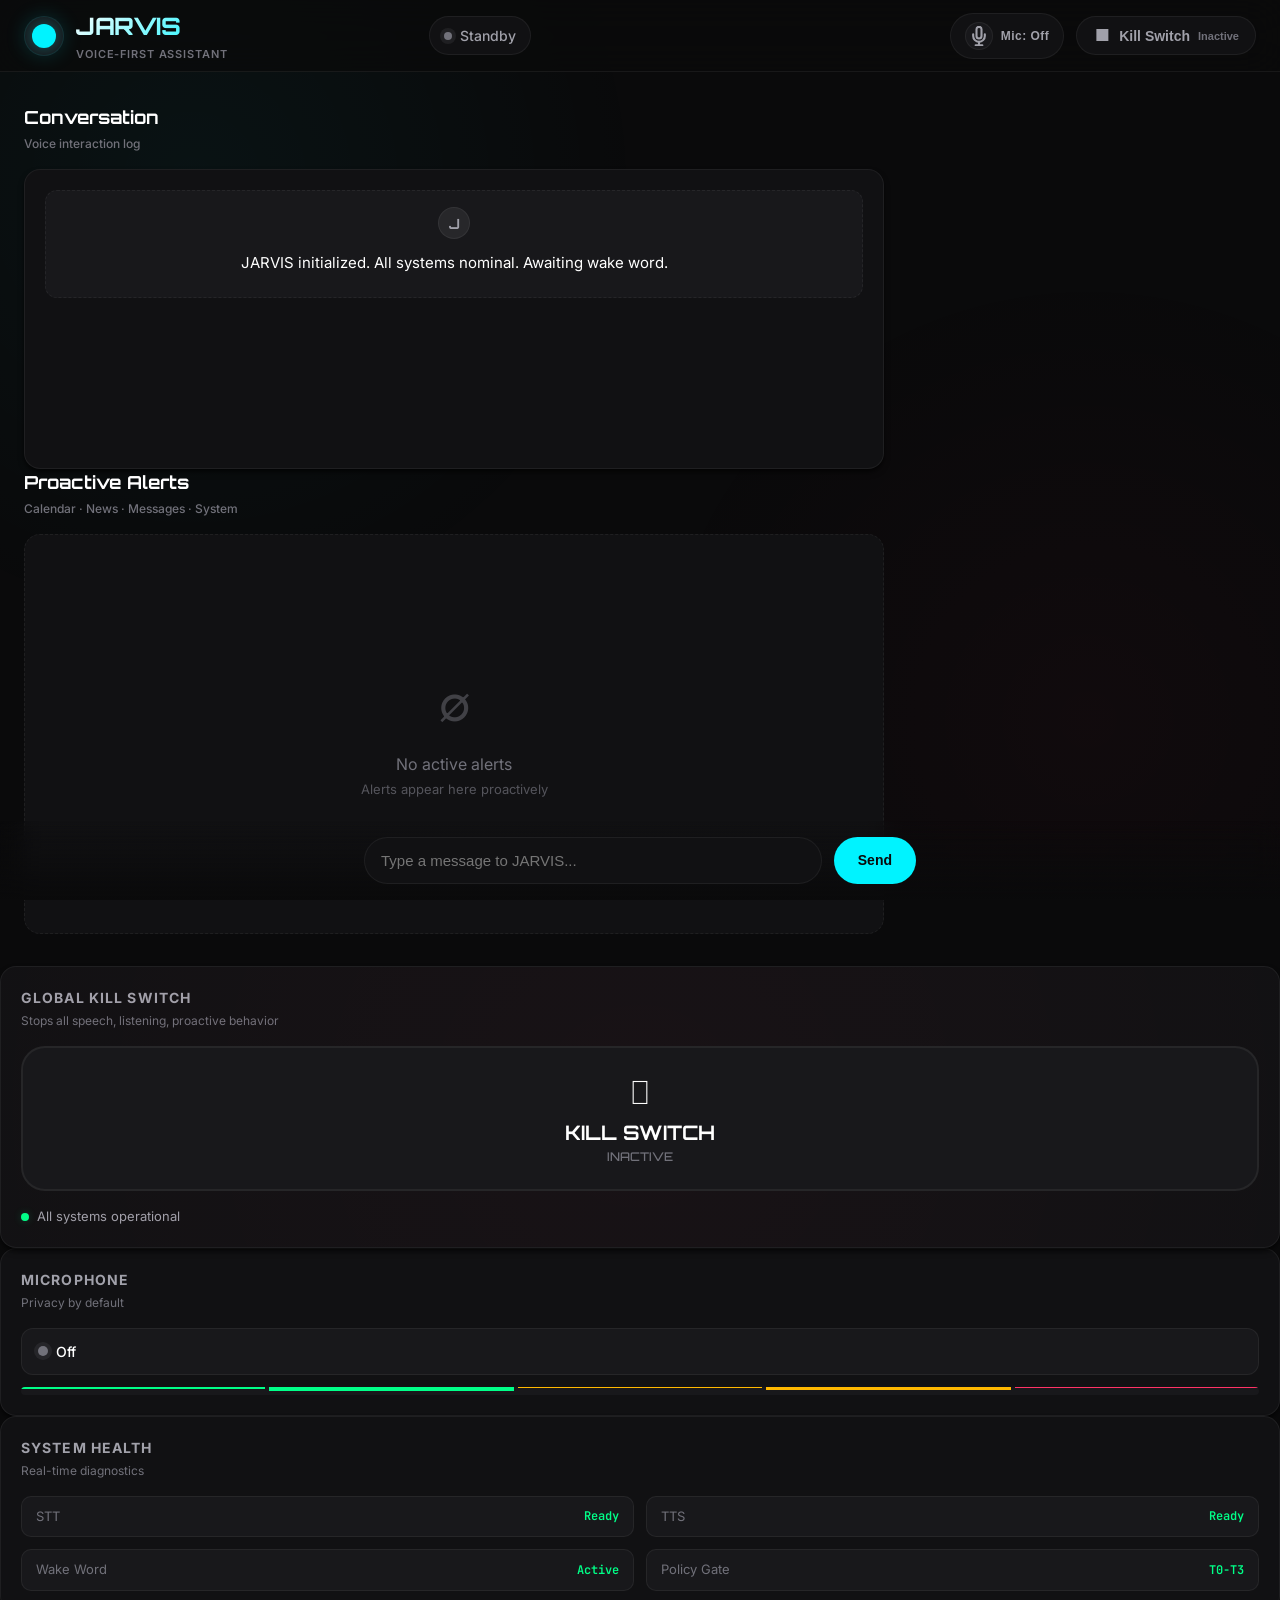
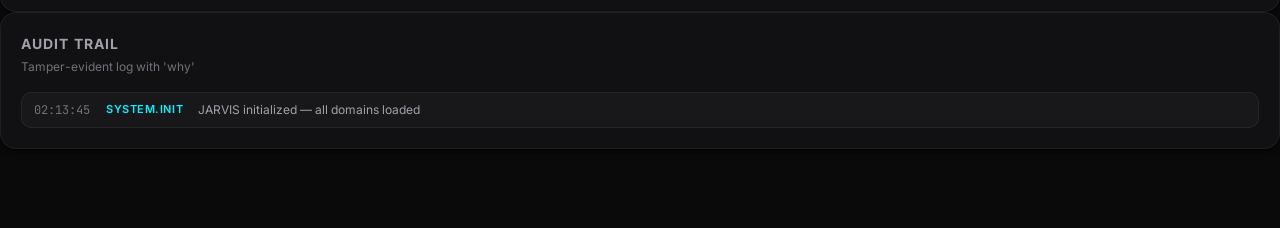
<file: ui/jarvis/index.html>
<!DOCTYPE html>
<html lang="en">
<head>
    <meta charset="UTF-8">
    <meta name="viewport" content="width=device-width, initial-scale=1.0">
    <meta name="theme-color" content="#0a0a0b">
    <title>JARVIS — Voice-First Assistant</title>
    <link rel="preconnect" href="https://fonts.googleapis.com">
    <link rel="preconnect" href="https://fonts.gstatic.com" crossorigin>
    <link href="https://fonts.googleapis.com/css2?family=Inter:wght@300;400;500;600;700;800&family=Orbitron:wght@400;500;700;900&family=JetBrains+Mono:wght@400;500;700&display=swap" rel="stylesheet">
    <link rel="stylesheet" href="styles.css">
    <noscript><p>JavaScript is required for JARVIS to function.</p></noscript>
</head>
<body data-ui-state="idle" data-prefers-reduced-motion="false">
    <!-- Accessibility: Skip to content -->
    <a href="#main" class="skip-link">Skip to main content</a>

    <!-- Audio context for beep/buzzer feedback (Web Audio API) -->
    <script src="app.js"></script>

    <!-- ============ TOP BAR ============ -->
    <header class="top-bar" role="banner">
        <div class="container">
            <div class="brand">
                <div class="brand-mark" aria-label="JARVIS brand mark">
                    <div class="orb orb--brand"></div>
                </div>
                <div class="brand-text">
                    <h1>J<span class="accent">A</span>R<span class="accent">V</span>IS</h1>
                    <span class="brand-subtitle">Voice-First Assistant</span>
                </div>
            </div>

            <div class="top-center" id="top-center">
                <div class="status-pill status--idle" id="status-pill">
                    <span class="status-dot"></span>
                    <span class="status-text">Standby</span>
                </div>
            </div>

            <div class="top-controls">
                <div class="mic-indicator" id="mic-indicator" role="region" aria-label="Microphone status" aria-live="polite">
                    <button class="mic-btn" id="mic-btn" type="button" aria-pressed="false" data-state="off">
                        <span class="mic-icon" aria-hidden="true">
                            <svg width="20" height="20" viewBox="0 0 24 24" fill="none" stroke="currentColor" stroke-width="2.5" stroke-linecap="round" stroke-linejoin="round"><path d="M12 1a3 3 0 0 0-3 3v8a3 3 0 0 0 6 0V4a3 3 0 0 0-3-3Z"></path><path d="M19 10v2a7 7 0 0 1-14 0v-2"></path><line x1="12" y1="19" x2="12" y2="23"></line><line x1="8" y1="23" x2="16" y2="23"></line></svg>
                        </span>
                        <span class="mic-label">Mic: Off</span>
                        <span class="mic-pulse" aria-hidden="true"></span>
                    </button>
                </div>

                <button class="kill-switch" id="kill-switch" type="button" aria-pressed="false" data-state="inactive">
                    <span class="ks-icon" aria-hidden="true">⏹</span>
                    <span class="ks-label">Kill Switch</span>
                    <span class="ks-state">Inactive</span>
                </button>
            </div>
        </div>
    </header>

    <!-- ============ MAIN ============ -->
    <main id="main" class="main" role="main">
        <div class="container">

            <!-- Conversation / Response Area -->
            <section class="conversation-panel" aria-label="Conversation">
                <div class="panel-header">
                    <h2>Conversation</h2>
                    <span class="panel-subtitle">Voice interaction log</span>
                </div>

                <div class="conversation-log" id="conversation-log" aria-live="polite">
                    <!-- Messages injected here -->
                    <div class="msg msg--system">
                        <div class="msg-avatar msg-avatar--system">J</div>
                        <div class="msg-content">
                            <div class="msg-text">JARVIS initialized. All systems nominal. Awaiting wake word.</div>
                            <div class="msg-time" id="msg-time-0"></div>
                        </div>
                    </div>
                </div>

                <!-- Typing indicator (shown when "thinking") -->
                <div class="typing-indicator" id="typing-indicator" style="display: none;">
                    <div class="typing-bubble">
                        <span class="typing-dot"></span>
                        <span class="typing-dot"></span>
                        <span class="typing-dot"></span>
                    </div>
                    <span class="typing-label">JARVIS is thinking</span>
                </div>
            </section>

            <!-- Proactive Alerts (Bento Grid) -->
            <section class="alerts-panel" aria-label="Proactive Alerts">
                <div class="panel-header">
                    <h2>Proactive Alerts</h2>
                    <span class="panel-subtitle">Calendar · News · Messages · System</span>
                </div>

                <div class="bento-grid" id="bento-grid">
                    <!-- Alert cards injected here -->
                    <div class="bento-placeholder">
                        <div class="placeholder-icon">∅</div>
                        <p>No active alerts</p>
                        <p class="placeholder-hint">Alerts appear here proactively</p>
                    </div>
                </div>
            </section>

        </div>
    </main>

    <!-- ============ RIGHT SIDEBAR (Desktop) ============ -->
    <aside class="sidebar" role="complementary" aria-label="System controls">
        <div class="sidebar-inner">

            <!-- Kill Switch (prominent) -->
            <div class="widget kill-widget">
                <div class="widget-header">
                    <h3>Global Kill Switch</h3>
                    <span class="widget-sub">Stops all speech, listening, proactive behavior</span>
                </div>
                <button class="kill-switch-big" id="kill-switch-big" type="button" data-state="inactive">
                    <span class="ks-big-icon">𛭀</span>
                    <span class="ks-big-text">KILL SWITCH</span>
                    <span class="ks-big-sub">INACTIVE</span>
                </button>
                <div class="kill-status-indicator" id="kill-status-indicator">
                    <span class="dot dot--safe"></span>
                    <span class="text">All systems operational</span>
                </div>
            </div>

            <!-- Mic Status -->
            <div class="widget mic-widget">
                <div class="widget-header">
                    <h3>Microphone</h3>
                    <span class="widget-sub">Privacy by default</span>
                </div>
                <div class="mic-status-display" id="mic-status-display">
                    <div class="mic-dot mic-dot--off"></div>
                    <span class="mic-text">Off</span>
                </div>
                <div class="mic-level-meter" id="mic-level-meter">
                    <div class="meter-bar"></div><div class="meter-bar"></div><div class="meter-bar"></div><div class="meter-bar"></div><div class="meter-bar"></div>
                </div>
            </div>

            <!-- System Health -->
            <div class="widget health-widget">
                <div class="widget-header">
                    <h3>System Health</h3>
                    <span class="widget-sub">Real-time diagnostics</span>
                </div>
                <div class="health-grid">
                    <div class="health-item">
                        <span class="label">STT</span>
                        <span class="value status--ok">Ready</span>
                    </div>
                    <div class="health-item">
                        <span class="label">TTS</span>
                        <span class="value status--ok">Ready</span>
                    </div>
                    <div class="health-item">
                        <span class="label">Wake Word</span>
                        <span class="value status--ok">Active</span>
                    </div>
                    <div class="health-item">
                        <span class="label">Policy Gate</span>
                        <span class="value status--ok">T0-T3</span>
                    </div>
                </div>
            </div>

            <!-- Audit Log (Recent "Why" entries) -->
            <div class="widget audit-widget">
                <div class="widget-header">
                    <h3>Audit Trail</h3>
                    <span class="widget-sub">Tamper-evident log with 'why'</span>
                </div>
                <div class="audit-entries" id="audit-entries">
                    <div class="audit-entry">
                        <span class="audit-time">02:13:45</span>
                        <span class="audit-action">system.init</span>
                        <span class="audit-reason">JARVIS initialized — all domains loaded</span>
                    </div>
                </div>
            </div>

        </div>
    </aside>

    <!-- ============ ALERT POPUP (Overlay) ============ -->
    <div class="popup-overlay" id="popup-overlay" role="dialog" aria-modal="true" aria-label="Proactive alert" style="display: none;">
        <div class="popup-card" id="popup-card">
            <div class="popup-header">
                <span class="popup-level popup-level--L3" id="popup-level">L3 Critical</span>
                <button class="popup-close" id="popup-close" type="button" aria-label="Dismiss alert">✕</button>
            </div>
            <h2 class="popup-title" id="popup-title">Alert Title</h2>
            <p class="popup-body" id="popup-body">Alert body text goes here.</p>
            <div class="popup-source" id="popup-source">Source: news · official</div>
            <div class="popup-actions">
                <button class="popup-btn popup-btn--primary" id="popup-btn-read" type="button">Read Aloud</button>
                <button class="popup-btn popup-btn--secondary" id="popup-btn-snooze" type="button">Snooze 30m</button>
                <button class="popup-btn popup-btn--tertiary" id="popup-btn-dismiss" type="button">Dismiss</button>
            </div>
        </div>
    </div>

    <!-- ============ TOAST NOTIFICATIONS ============ -->
    <div class="toast-container" id="toast-container" aria-live="polite" aria-atomic="true"></div>

    <!-- ============ INPUT FALLBACK (Desktop) ============ -->
    <div class="input-bar" id="input-bar">
        <div class="container">
            <input type="text" id="text-input" placeholder="Type a message to JARVIS..." aria-label="Text input fallback">
            <button class="input-send" id="input-send" type="button">Send</button>
        </div>
    </div>

</body>
</html>
</file>
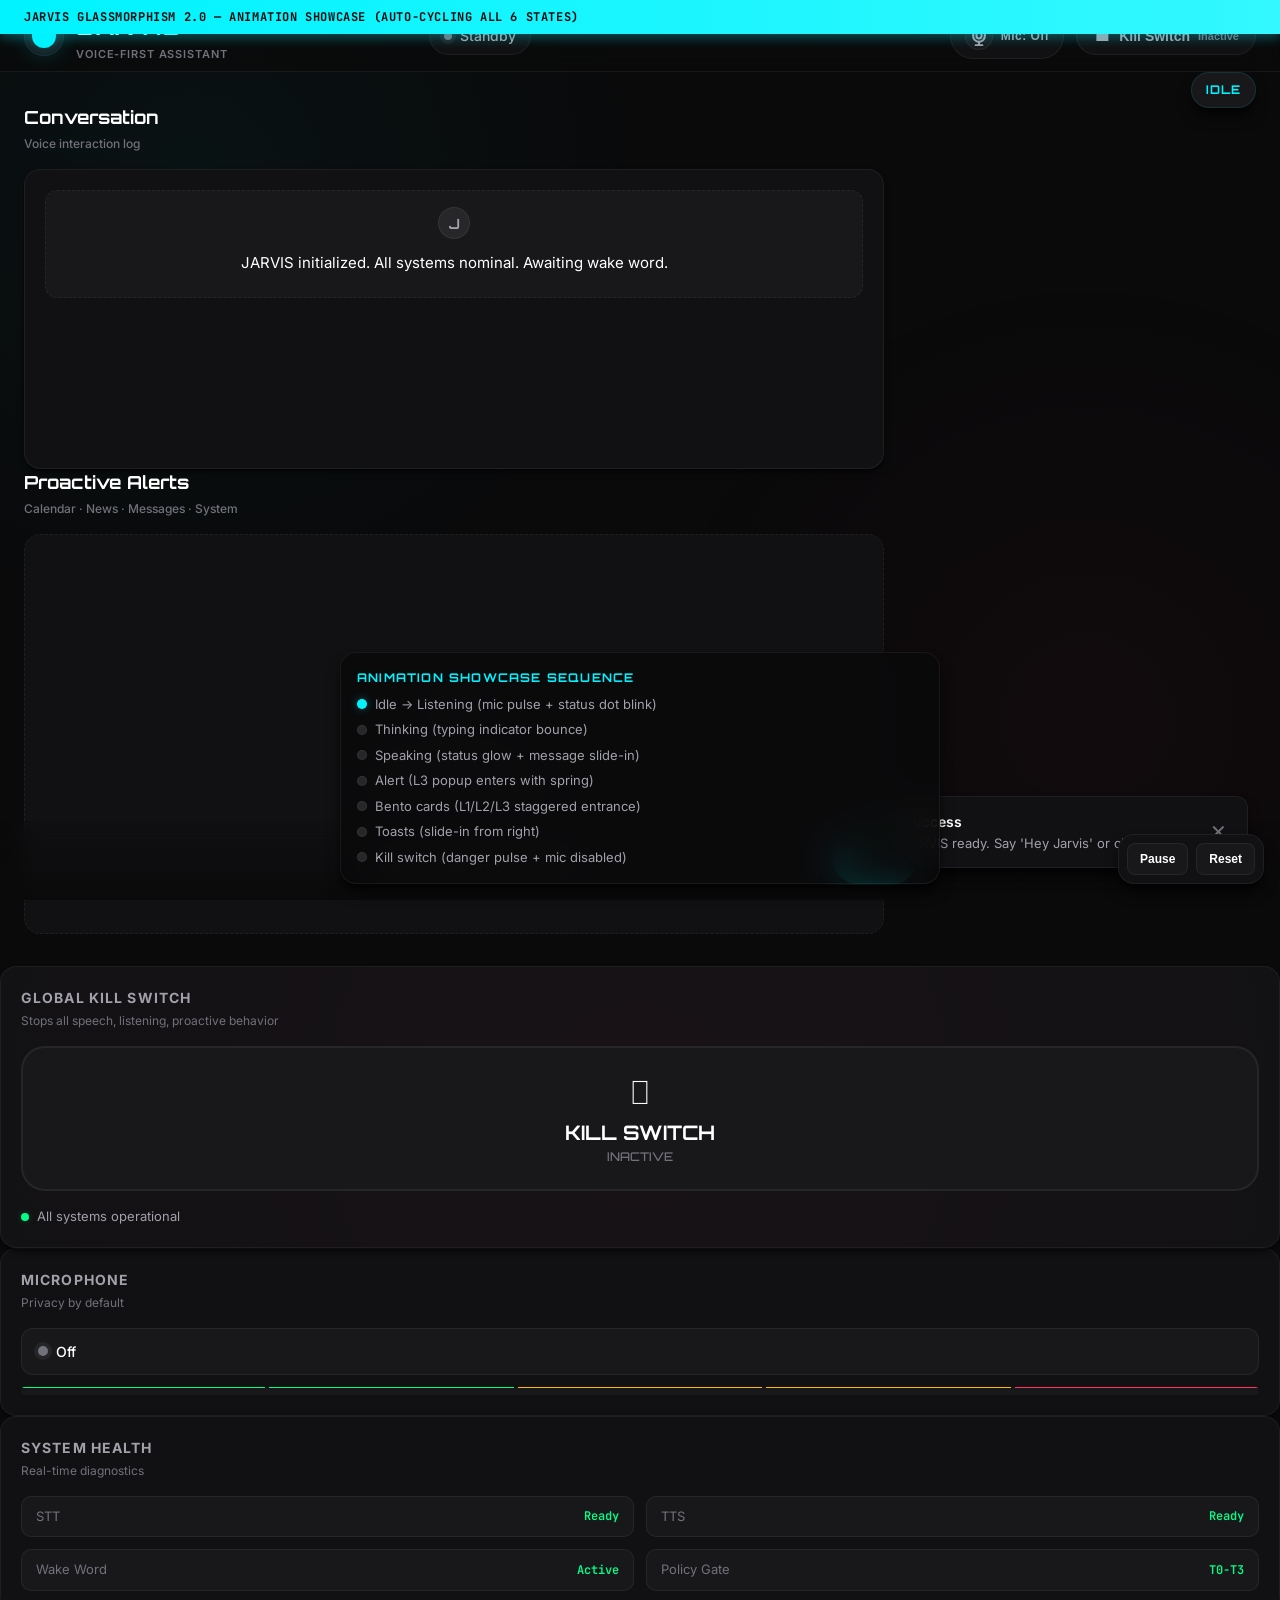
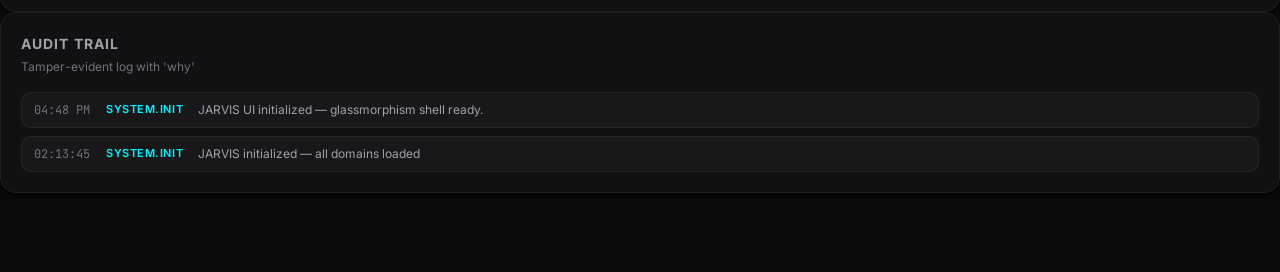
<file: ui/jarvis/demo.html>
<!DOCTYPE html>
<html lang="en">
<head>
    <meta charset="UTF-8">
    <meta name="viewport" content="width=device-width, initial-scale=1.0">
    <meta name="theme-color" content="#0a0a0b">
    <title>JARVIS — Animation Showcase</title>
    <link rel="preconnect" href="https://fonts.googleapis.com">
    <link rel="preconnect" href="https://fonts.gstatic.com" crossorigin>
    <link href="https://fonts.googleapis.com/css2?family=Inter:wght@300;400;500;600;700;800&family=Orbitron:wght@400;500;700;900&family=JetBrains+Mono:wght@400;500;700&display=swap" rel="stylesheet">
    <link rel="stylesheet" href="styles.css">
    <style>
        /* Demo-specific overlays */
        .demo-banner {
            position: fixed;
            top: 0; left: 0; right: 0;
            background: linear-gradient(90deg, var(--accent) 0%, #33f8ff 100%);
            color: var(--text-inverse);
            padding: 0.5rem 1.5rem;
            font-family: "JetBrains Mono", monospace;
            font-size: 0.75rem;
            font-weight: 700;
            z-index: 9999;
            letter-spacing: 0.05em;
            text-transform: uppercase;
            box-shadow: 0 4px 12px rgba(0, 243, 255, 0.3);
        }
        .demo-state-badge {
            position: fixed;
            top: 72px;
            right: 1.5rem;
            background: var(--surface-2);
            border: 1px solid var(--border-accent);
            color: var(--accent);
            padding: 0.5rem 0.875rem;
            border-radius: 2rem;
            font-family: "Orbitron", "Inter", sans-serif;
            font-weight: 700;
            font-size: 0.75rem;
            text-transform: uppercase;
            letter-spacing: 0.08em;
            z-index: 9998;
            box-shadow: var(--shadow-lg);
            backdrop-filter: blur(12px);
        }
        .demo-legend {
            position: fixed;
            bottom: 1rem;
            left: 1rem;
            right: 1rem;
            max-width: 600px;
            margin: 0 auto;
            background: rgba(10, 10, 11, 0.85);
            backdrop-filter: blur(16px);
            border: 1px solid var(--border-subtle);
            border-radius: 1rem;
            padding: 1rem;
            color: var(--text-secondary);
            font-size: 0.8125rem;
            z-index: 9997;
            box-shadow: var(--shadow-lg);
        }
        .demo-legend h3 {
            color: var(--accent);
            font-size: 0.75rem;
            text-transform: uppercase;
            letter-spacing: 0.1em;
            margin-bottom: 0.5rem;
            font-family: "Orbitron", "Inter", sans-serif;
        }
        .demo-legend ul { list-style: none; padding: 0; margin: 0; display: grid; gap: 0.375rem; }
        .demo-legend li { display: flex; align-items: center; gap: 0.5rem; }
        .demo-legend .dot {
            width: 10px; height: 10px; border-radius: 50%;
            background: var(--surface-3); border: 1px solid var(--border-subtle);
            flex-shrink: 0;
        }
        .demo-controls {
            position: fixed;
            bottom: 1rem;
            right: 1rem;
            z-index: 9998;
            display: flex;
            gap: 0.5rem;
            background: var(--surface-1);
            border: 1px solid var(--border-subtle);
            border-radius: 1rem;
            padding: 0.5rem;
            box-shadow: var(--shadow-lg);
        }
        .demo-btn {
            padding: 0.5rem 0.75rem;
            background: var(--surface-2);
            border: 1px solid var(--border-subtle);
            color: var(--text-primary);
            border-radius: 0.5rem;
            font-size: 0.75rem;
            font-weight: 600;
            cursor: pointer;
            transition: all var(--dur-base) var(--ease-out);
        }
        .demo-btn:hover { background: var(--surface-3); border-color: var(--border-accent); color: var(--accent); }
        .demo-btn.active { background: var(--accent); color: var(--text-inverse); border-color: var(--accent); }
        body { overflow-x: hidden; }
    </style>
</head>
<body data-ui-state="idle" data-prefers-reduced-motion="false">

    <a href="#main" class="skip-link">Skip to main content</a>

    <div class="demo-banner">JARVIS Glassmorphism 2.0 — Animation Showcase (auto-cycling all 6 states)</div>

    <!-- ============ TOP BAR ============ -->
    <header class="top-bar" role="banner">
        <div class="container">
            <div class="brand">
                <div class="brand-mark" aria-label="JARVIS brand mark">
                    <div class="orb orb--brand"></div>
                </div>
                <div class="brand-text">
                    <h1>J<span class="accent">A</span>R<span class="accent">V</span>IS</h1>
                    <span class="brand-subtitle">Voice-First Assistant</span>
                </div>
            </div>

            <div class="top-center" id="top-center">
                <div class="status-pill status--idle" id="status-pill">
                    <span class="status-dot"></span>
                    <span class="status-text">Standby</span>
                </div>
            </div>

            <div class="top-controls">
                <div class="mic-indicator" id="mic-indicator" role="region" aria-label="Microphone status" aria-live="polite">
                    <button class="mic-btn" id="mic-btn" type="button" aria-pressed="false" data-state="off">
                        <span class="mic-icon" aria-hidden="true">
                            <svg width="20" height="20" viewBox="0 0 24 24" fill="none" stroke="currentColor" stroke-width="2.5" stroke-linecap="round" stroke-linejoin="round"><path d="M12 1a3 3 0 0 0-3 3v8a3 3 0 0 0 6 0V4a3 3 0 0 0-3-3Z"></path><path d="M19 10v2a7 7 0 0 1-14 0v-2"></path><line x1="12" y1="19" x2="12" y2="23"></line><line x1="8" y1="23" x2="16" y2="23"></line></svg>
                        </span>
                        <span class="mic-label">Mic: Off</span>
                        <span class="mic-pulse" aria-hidden="true"></span>
                    </button>
                </div>

                <button class="kill-switch" id="kill-switch" type="button" aria-pressed="false" data-state="inactive">
                    <span class="ks-icon" aria-hidden="true">⏹</span>
                    <span class="ks-label">Kill Switch</span>
                    <span class="ks-state">Inactive</span>
                </button>
            </div>
        </div>
    </header>

    <div class="demo-state-badge" id="demo-badge">IDLE</div>

    <!-- ============ MAIN ============ -->
    <main id="main" class="main" role="main">
        <div class="container">

            <!-- Conversation / Response Area -->
            <section class="conversation-panel" aria-label="Conversation">
                <div class="panel-header">
                    <h2>Conversation</h2>
                    <span class="panel-subtitle">Voice interaction log</span>
                </div>
                <div class="conversation-log" id="conversation-log" aria-live="polite">
                    <div class="msg msg--system">
                        <div class="msg-avatar msg-avatar--system">J</div>
                        <div class="msg-content">
                            <div class="msg-text">JARVIS initialized. All systems nominal. Awaiting wake word.</div>
                            <div class="msg-time" id="msg-time-0"></div>
                        </div>
                    </div>
                </div>
                <div class="typing-indicator" id="typing-indicator" style="display: none;">
                    <div class="typing-bubble">
                        <span class="typing-dot"></span>
                        <span class="typing-dot"></span>
                        <span class="typing-dot"></span>
                    </div>
                    <span class="typing-label">JARVIS is thinking</span>
                </div>
            </section>

            <!-- Proactive Alerts (Bento Grid) -->
            <section class="alerts-panel" aria-label="Proactive Alerts">
                <div class="panel-header">
                    <h2>Proactive Alerts</h2>
                    <span class="panel-subtitle">Calendar · News · Messages · System</span>
                </div>
                <div class="bento-grid" id="bento-grid">
                    <div class="bento-placeholder">
                        <div class="placeholder-icon">∅</div>
                        <p>No active alerts</p>
                        <p class="placeholder-hint">Alerts appear here proactively</p>
                    </div>
                </div>
            </section>

        </div>
    </main>

    <!-- ============ RIGHT SIDEBAR ============ -->
    <aside class="sidebar" role="complementary" aria-label="System controls">
        <div class="sidebar-inner">

            <div class="widget kill-widget">
                <div class="widget-header">
                    <h3>Global Kill Switch</h3>
                    <span class="widget-sub">Stops all speech, listening, proactive behavior</span>
                </div>
                <button class="kill-switch-big" id="kill-switch-big" type="button" data-state="inactive">
                    <span class="ks-big-icon">𛭀</span>
                    <span class="ks-big-text">KILL SWITCH</span>
                    <span class="ks-big-sub">INACTIVE</span>
                </button>
                <div class="kill-status-indicator" id="kill-status-indicator">
                    <span class="dot dot--safe"></span>
                    <span class="text">All systems operational</span>
                </div>
            </div>

            <div class="widget mic-widget">
                <div class="widget-header">
                    <h3>Microphone</h3>
                    <span class="widget-sub">Privacy by default</span>
                </div>
                <div class="mic-status-display" id="mic-status-display">
                    <div class="mic-dot mic-dot--off"></div>
                    <span class="mic-text">Off</span>
                </div>
                <div class="mic-level-meter" id="mic-level-meter">
                    <div class="meter-bar"></div><div class="meter-bar"></div><div class="meter-bar"></div><div class="meter-bar"></div><div class="meter-bar"></div>
                </div>
            </div>

            <div class="widget health-widget">
                <div class="widget-header">
                    <h3>System Health</h3>
                    <span class="widget-sub">Real-time diagnostics</span>
                </div>
                <div class="health-grid">
                    <div class="health-item"><span class="label">STT</span><span class="value status--ok">Ready</span></div>
                    <div class="health-item"><span class="label">TTS</span><span class="value status--ok">Ready</span></div>
                    <div class="health-item"><span class="label">Wake Word</span><span class="value status--ok">Active</span></div>
                    <div class="health-item"><span class="label">Policy Gate</span><span class="value status--ok">T0-T3</span></div>
                </div>
            </div>

            <div class="widget audit-widget">
                <div class="widget-header">
                    <h3>Audit Trail</h3>
                    <span class="widget-sub">Tamper-evident log with 'why'</span>
                </div>
                <div class="audit-entries" id="audit-entries">
                    <div class="audit-entry">
                        <span class="audit-time">02:13:45</span>
                        <span class="audit-action">system.init</span>
                        <span class="audit-reason">JARVIS initialized — all domains loaded</span>
                    </div>
                </div>
            </div>

        </div>
    </aside>

    <!-- ============ ALERT POPUP (Overlay) ============ -->
    <div class="popup-overlay" id="popup-overlay" role="dialog" aria-modal="true" aria-label="Proactive alert" style="display: none;">
        <div class="popup-card" id="popup-card">
            <div class="popup-header">
                <span class="popup-level popup-level--L3" id="popup-level">L3 Critical</span>
                <button class="popup-close" id="popup-close" type="button" aria-label="Dismiss alert">✕</button>
            </div>
            <h2 class="popup-title" id="popup-title">Alert Title</h2>
            <p class="popup-body" id="popup-body">Alert body text goes here.</p>
            <div class="popup-source" id="popup-source">Source: system · now</div>
            <div class="popup-actions">
                <button class="popup-btn popup-btn--primary" id="popup-btn-read" type="button">Read Aloud</button>
                <button class="popup-btn popup-btn--secondary" id="popup-btn-snooze" type="button">Snooze 30m</button>
                <button class="popup-btn popup-btn--tertiary" id="popup-btn-dismiss" type="button">Dismiss</button>
            </div>
        </div>
    </div>

    <!-- ============ TOAST NOTIFICATIONS ============ -->
    <div class="toast-container" id="toast-container" aria-live="polite" aria-atomic="true"></div>

    <!-- ============ INPUT FALLBACK ============ -->
    <div class="input-bar" id="input-bar">
        <div class="container">
            <input type="text" id="text-input" placeholder="Type a message to JARVIS..." aria-label="Text input fallback">
            <button class="input-send" id="input-send" type="button">Send</button>
        </div>
    </div>

    <div class="demo-legend">
        <h3>Animation Showcase Sequence</h3>
        <ul id="demo-legend-list">
            <li><span class="dot"></span>Idle → Listening (mic pulse + status dot blink)</li>
            <li><span class="dot"></span>Thinking (typing indicator bounce)</li>
            <li><span class="dot"></span>Speaking (status glow + message slide-in)</li>
            <li><span class="dot"></span>Alert (L3 popup enters with spring)</li>
            <li><span class="dot"></span>Bento cards (L1/L2/L3 staggered entrance)</li>
            <li><span class="dot"></span>Toasts (slide-in from right)</li>
            <li><span class="dot"></span>Kill switch (danger pulse + mic disabled)</li>
        </ul>
    </div>

    <div class="demo-controls">
        <button class="demo-btn" id="demo-pause" type="button">Pause</button>
        <button class="demo-btn" id="demo-reset" type="button">Reset</button>
    </div>

    <script src="app.js"></script>
    <script>
        /* --------------------------------------------------------------
           Demo Sequencer — auto-cycles through all UI states
           Uses the real JARVIS_UI API (setUiState, addMessage, addAlert,
           toast, toggleMic, toggleKill, showPopup, hidePopup)
           -------------------------------------------------------------- */
        (function(){
            const badge = document.getElementById('demo-badge');
            const legendItems = document.querySelectorAll('#demo-legend-list li .dot');
            const pauseBtn = document.getElementById('demo-pause');
            const resetBtn = document.getElementById('demo-reset');
            let paused = false;
            let running = true;

            pauseBtn.addEventListener('click', () => {
                paused = !paused;
                pauseBtn.textContent = paused ? 'Resume' : 'Pause';
                pauseBtn.classList.toggle('active', !paused);
            });
            resetBtn.addEventListener('click', () => location.reload());

            function setBadge(state, color) {
                badge.textContent = state;
                badge.style.background = color || 'var(--surface-2)';
                badge.style.color = color && color.includes('danger') ? 'var(--danger)' : 'var(--accent)';
            }

            function highlightLegend(idx) {
                legendItems.forEach((d, i) => {
                    d.style.background = i === idx ? 'var(--accent)' : 'var(--surface-3)';
                    d.style.boxShadow = i === idx ? '0 0 8px var(--accent-glow)' : '';
                });
            }

            function sleep(ms) { return new Promise(r => setTimeout(r, ms)); }

            async function run() {
                const UI = window.JARVIS_UI;

                // 1. IDLE (start)
                setBadge('IDLE', 'var(--surface-2)');
                highlightLegend(0);
                await sleep(2000);
                if (paused) await new Promise(r => { const check = () => { if (!paused) r(); else setTimeout(check, 100); }; check(); });

                // 2. LISTENING — mic on + status blink
                UI.toggleMic();
                UI.setUiState('listening');
                setBadge('LISTENING', 'var(--accent)');
                highlightLegend(1);
                await sleep(2500);
                if (paused) await new Promise(r => { const check = () => { if (!paused) r(); else setTimeout(check, 100); }; check(); });

                // 3. THINKING — typing indicator
                UI.setTyping(true);
                UI.addMessage('user', 'Hey Jarvis, what is the status of my calendar today?', { audit: true });
                UI.setUiState('thinking');
                setBadge('THINKING', 'var(--surface-3)');
                highlightLegend(2);
                await sleep(2000);
                if (paused) await new Promise(r => { const check = () => { if (!paused) r(); else setTimeout(check, 100); }; check(); });

                // 4. SPEAKING — assistant reply
                UI.setTyping(false);
                UI.setUiState('speaking');
                UI.addMessage('jarvis', "You have two events today: team sync at 10:00 in Conference Room B, and a 1:1 with your manager at 14:30.", { audit: true });
                setBadge('SPEAKING', 'var(--success)');
                highlightLegend(2);
                await sleep(3000);
                if (paused) await new Promise(r => { const check = () => { if (!paused) r(); else setTimeout(check, 100); }; check(); });

                // 5. ALERTS — bento cards appear (staggered)
                UI.setUiState('alert');
                setBadge('ALERT', 'var(--l3)');
                highlightLegend(3);
                UI.addAlert({ id: 'demo-1', level: 'L2', title: 'Calendar reminder', body: 'Team sync in 10 minutes — Conference Room B.', source: 'calendar' });
                await sleep(1200);
                if (paused) await new Promise(r => { const check = () => { if (!paused) r(); else setTimeout(check, 100); }; check(); });
                UI.addAlert({ id: 'demo-2', level: 'L3', title: 'Security update available', body: 'Critical OS update detected. Install now?', source: 'update-guardian' });
                await sleep(1200);
                if (paused) await new Promise(r => { const check = () => { if (!paused) r(); else setTimeout(check, 100); }; check(); });
                UI.addAlert({ id: 'demo-3', level: 'L1', title: 'News briefing ready', body: 'AI regulation bill passes committee review.', source: 'news' });
                await sleep(2000);
                if (paused) await new Promise(r => { const check = () => { if (!paused) r(); else setTimeout(check, 100); }; check(); });

                // 6. POPUP — open the L3 alert
                UI.showPopup({ id: 'demo-2', level: 'L3', title: 'Security update available', body: 'Critical OS update detected. Install now?', source: 'update-guardian', time: new Date().toLocaleTimeString([], {hour:'2-digit', minute:'2-digit'}) });
                highlightLegend(3);
                await sleep(2500);
                if (paused) await new Promise(r => { const check = () => { if (!paused) r(); else setTimeout(check, 100); }; check(); });
                UI.hidePopup();
                UI.dismissAlert('demo-2');
                await sleep(800);
                if (paused) await new Promise(r => { const check = () => { if (!paused) r(); else setTimeout(check, 100); }; check(); });

                // 7. TOASTS
                UI.toast('Calendar sync completed successfully.', 'success', 4000);
                UI.toast('Mic level nominal.', 'info', 3000);
                highlightLegend(4);
                await sleep(2500);
                if (paused) await new Promise(r => { const check = () => { if (!paused) r(); else setTimeout(check, 100); }; check(); });

                // 8. KILL SWITCH — activates
                UI.toggleKill();
                setBadge('KILL-ACTIVE', 'var(--danger)');
                highlightLegend(6);
                await sleep(3000);
                if (paused) await new Promise(r => { const check = () => { if (!paused) r(); else setTimeout(check, 100); }; check(); });

                // 9. Return to IDLE
                UI.toggleKill();
                UI.setUiState('idle');
                setBadge('IDLE', 'var(--surface-2)');
                UI.toast('All systems nominal. Standing by.', 'success', 3000);
                running = false;
            }

            run().catch(() => {});
        })();
    </script>
</body>
</html>
</file>
<file: ui/jarvis/styles.css>
/* ==========================================================================
   JARVIS — Design System & Styles
   ==========================================================================
   Design principles (2026):
   - Glassmorphism 2.0: selective, surgical, accessible
   - Dark mode baseline: surface elevation, never pure #000000
   - Motion as communication: every animation has purpose
   - Micro-interactions as infrastructure: feedback, not decoration
   - Accessibility: 4.5:1 contrast, prefers-reduced-motion, focus-visible
   ========================================================================== */

/* ------------------------------------------------------------------ */
/* Design Tokens                                                      */
/* ------------------------------------------------------------------ */
:root {
  /* Surface elevation (dark mode, never pure black) */
  --surface-0: #0a0a0b;   /* deep background */
  --surface-1: #111113;   /* elevated */
  --surface-2: #18181b;   /* card */
  --surface-3: #27272a;   /* hover */
  --surface-4: #3f3f46;   /* active */

  /* Borders & dividers */
  --border-subtle: rgba(255, 255, 255, 0.06);
  --border-accent: rgba(0, 243, 255, 0.12);
  --border-focus: #00f3ff;

  /* Text */
  --text-primary: #ffffff;
  --text-secondary: #a1a1aa;
  --text-muted: #71717a;
  --text-inverse: #0a0a0b;

  /* Accent (JARVIS holographic cyan) */
  --accent: #00f3ff;
  --accent-glow: rgba(0, 243, 255, 0.35);
  --accent-dim: rgba(0, 243, 255, 0.08);
  --accent-text: #00b8c4;

  /* Semantic */
  --success: #00ff88;
  --success-glow: rgba(0, 255, 136, 0.2);
  --warning: #ffb800;
  --warning-glow: rgba(255, 184, 0, 0.2);
  --danger: #ff3366;
  --danger-glow: rgba(255, 51, 102, 0.2);

  /* Interrupt levels */
  --l1: #ffb800;
  --l1-glow: rgba(255, 184, 0, 0.15);
  --l2: #00f3ff;
  --l2-glow: rgba(0, 243, 255, 0.15);
  --l3: #ff3366;
  --l3-glow: rgba(255, 51, 102, 0.15);

  /* Motion */
  --ease-out: cubic-bezier(0.25, 1, 0.5, 1);
  --ease-in-out: cubic-bezier(0.83, 0, 0.17, 1);
  --spring: cubic-bezier(0.34, 1.56, 0.64, 1);
  --dur-fast: 150ms;
  --dur-base: 300ms;
  --dur-slow: 500ms;

  /* Shadows */
  --shadow-sm: 0 1px 2px 0 rgba(0, 0, 0, 0.5);
  --shadow-md: 0 4px 6px -1px rgba(0, 0, 0, 0.6), 0 2px 4px -1px rgba(0, 0, 0, 0.4);
  --shadow-lg: 0 10px 15px -3px rgba(0, 0, 0, 0.7), 0 4px 6px -2px rgba(0, 0, 0, 0.5);
  --shadow-accent: 0 0 20px rgba(0, 243, 255, 0.15);

  /* Glass */
  --glass-bg: rgba(24, 24, 27, 0.6);
  --glass-border: rgba(255, 255, 255, 0.08);
  --glass-blur: 16px;
}

/* Reduced motion fallback */
@media (prefers-reduced-motion: reduce) {
  :root {
    --dur-fast: 0ms;
    --dur-base: 0ms;
    --dur-slow: 0ms;
  }
  *,
  *::before,
  *::after {
    animation-duration: 0.01ms !important;
    animation-iteration-count: 1 !important;
    transition-duration: 0.01ms !important;
    scroll-behavior: auto !important;
  }
}

[data-prefers-reduced-motion="true"] *,
[data-prefers-reduced-motion="true"] *::before,
[data-prefers-reduced-motion="true"] *::after {
  animation-duration: 0.01ms !important;
  animation-iteration-count: 1 !important;
  transition-duration: 0.01ms !important;
  scroll-behavior: auto !important;
}

/* ------------------------------------------------------------------ */
/* Reset & Base                                                       */
/* ------------------------------------------------------------------ */
*,
*::before,
*::after {
  box-sizing: border-box;
  margin: 0;
  padding: 0;
}

html {
  font-size: 16px;
  line-height: 1.5;
  scroll-behavior: smooth;
}

body {
  background: var(--surface-0);
  color: var(--text-primary);
  font-family: "Inter", -apple-system, BlinkMacSystemFont, "Segoe UI", Roboto, sans-serif;
  font-weight: 400;
  min-height: 100vh;
  overflow-x: hidden;
}

body::before {
  content: "";
  position: fixed;
  inset: 0;
  background:
    radial-gradient(circle at 15% 20%, rgba(0, 243, 255, 0.04) 0%, transparent 35%),
    radial-gradient(circle at 85% 80%, rgba(255, 51, 102, 0.03) 0%, transparent 35%);
  pointer-events: none;
  z-index: -1;
}

.skip-link {
  position: absolute;
  top: -10000px;
  left: 50%;
  transform: translateX(-50%);
  background: var(--accent);
  color: var(--text-inverse);
  padding: 0.75rem 1.5rem;
  border-radius: 0.5rem;
  font-weight: 600;
  z-index: 999999;
  transition: top 0.2s;
}

.skip-link:focus {
  top: 1rem;
}

/* ------------------------------------------------------------------ */
/* Layout                                                             */
/* ------------------------------------------------------------------ */
.container {
  width: 100%;
  max-width: 1400px;
  margin: 0 auto;
  padding: 0 1.5rem;
}

/* ------------------------------------------------------------------ */
/* Top Bar                                                            */
/* ------------------------------------------------------------------ */
.top-bar {
  position: sticky;
  top: 0;
  z-index: 100;
  height: 72px;
  background: rgba(10, 10, 11, 0.7);
  backdrop-filter: blur(20px);
  border-bottom: 1px solid var(--border-subtle);
  display: flex;
  align-items: center;
}

.top-bar .container {
  display: flex;
  align-items: center;
  justify-content: space-between;
  gap: 1rem;
}

.brand {
  display: flex;
  align-items: center;
  gap: 0.75rem;
}

.brand-mark {
  width: 40px;
  height: 40px;
  border-radius: 50%;
  background: var(--surface-2);
  border: 1px solid var(--border-accent);
  box-shadow: var(--shadow-accent);
  display: flex;
  align-items: center;
  justify-content: center;
  position: relative;
  overflow: hidden;
}

.orb--brand {
  width: 24px;
  height: 24px;
  border-radius: 50%;
  background: var(--accent);
  box-shadow: 0 0 16px var(--accent-glow);
  animation: orb-pulse 3s ease-in-out infinite;
}

.brand-text {
  display: flex;
  flex-direction: column;
}

.brand-text h1 {
  font-family: "Orbitron", "Inter", sans-serif;
  font-weight: 800;
  font-size: 1.5rem;
  letter-spacing: -0.02em;
  background: linear-gradient(135deg, #ffffff 0%, var(--accent) 100%);
  -webkit-background-clip: text;
  -webkit-text-fill-color: transparent;
  background-clip: text;
}

.brand-text .accent {
  color: var(--accent);
}

.brand-subtitle {
  font-size: 0.6875rem;
  color: var(--text-muted);
  letter-spacing: 0.08em;
  text-transform: uppercase;
  font-weight: 600;
  margin-top: 2px;
}

.top-center {
  display: flex;
  align-items: center;
  gap: 1rem;
  flex: 1;
  max-width: 320px;
}

.status-pill {
  display: flex;
  align-items: center;
  gap: 0.5rem;
  padding: 0.5rem 0.875rem;
  background: var(--surface-1);
  border: 1px solid var(--border-subtle);
  border-radius: 2rem;
  font-size: 0.875rem;
  font-weight: 500;
  color: var(--text-secondary);
  transition: all var(--dur-base) var(--ease-out);
}

.status-dot {
  width: 8px;
  height: 8px;
  border-radius: 50%;
  background: var(--text-muted);
  box-shadow: 0 0 0 4px rgba(113, 113, 122, 0.15);
  animation: status-blink 2s ease-in-out infinite;
}

.status--idle .status-dot { background: var(--text-muted); }
.status--listening .status-dot { background: var(--accent); box-shadow: 0 0 0 4px var(--accent-dim); }
.status--speaking .status-dot { background: var(--success); box-shadow: 0 0 0 4px var(--success-glow); }
.status--alert .status-dot { background: var(--danger); box-shadow: 0 0 0 4px var(--danger-glow); }

.status-pill.status--listening .status-text { color: var(--accent); }
.status-pill.status--speaking .status-text { color: var(--success); }
.status-pill.status--alert .status-text { color: var(--danger); }

.top-controls {
  display: flex;
  align-items: center;
  gap: 0.75rem;
}

/* Mic Indicator */
.mic-indicator {
  position: relative;
  display: flex;
  align-items: center;
  gap: 0.5rem;
}

.mic-btn {
  position: relative;
  display: flex;
  align-items: center;
  gap: 0.5rem;
  padding: 0.5rem 0.875rem;
  background: var(--surface-1);
  border: 1px solid var(--border-subtle);
  border-radius: 2rem;
  color: var(--text-secondary);
  font-size: 0.875rem;
  font-weight: 500;
  cursor: pointer;
  transition: all var(--dur-base) var(--ease-out);
}

.mic-btn:hover {
  border-color: var(--border-accent);
  color: var(--text-primary);
  background: var(--surface-2);
}

.mic-btn:focus-visible {
  outline: 2px solid var(--border-focus);
  outline-offset: 2px;
}

.mic-btn[data-state="on"] {
  border-color: var(--accent);
  color: var(--accent);
  background: rgba(0, 243, 255, 0.08);
}

.mic-icon {
  display: flex;
  align-items: center;
  justify-content: center;
  width: 28px;
  height: 28px;
  border-radius: 50%;
  background: var(--surface-2);
  border: 1px solid var(--border-subtle);
  transition: all var(--dur-base) var(--ease-out);
}

.mic-btn[data-state="on"] .mic-icon {
  background: var(--accent);
  color: var(--text-inverse);
  box-shadow: 0 0 16px var(--accent-glow);
  animation: mic-pulse 2s ease-in-out infinite;
}

.mic-pulse {
  position: absolute;
  inset: -4px;
  border-radius: 50%;
  border: 1px solid var(--accent);
  opacity: 0;
  animation: mic-ring 3s ease-out infinite;
}

.mic-btn[data-state="on"] .mic-pulse {
  opacity: 0.4;
}

.mic-label {
  font-size: 0.75rem;
  font-weight: 600;
  letter-spacing: 0.04em;
}

/* Kill Switch (top bar - smaller) */
.kill-switch {
  display: flex;
  align-items: center;
  gap: 0.5rem;
  padding: 0.5rem 1rem;
  background: var(--surface-1);
  border: 1px solid var(--border-subtle);
  border-radius: 2rem;
  color: var(--text-secondary);
  font-size: 0.875rem;
  font-weight: 600;
  cursor: pointer;
  transition: all var(--dur-base) var(--ease-out);
}

.kill-switch:hover {
  border-color: rgba(255, 51, 102, 0.3);
  color: var(--danger);
  background: rgba(255, 51, 102, 0.05);
}

.kill-switch:focus-visible {
  outline: 2px solid var(--danger);
  outline-offset: 2px;
}

.kill-switch[data-state="active"] {
  border-color: var(--danger);
  color: var(--danger);
  background: rgba(255, 51, 102, 0.1);
  box-shadow: 0 0 20px var(--danger-glow);
  animation: ks-pulse 3s ease-in-out infinite;
}

.ks-icon {
  font-size: 1.125rem;
}

.ks-label {
  font-size: 0.875rem;
  font-weight: 600;
}

.ks-state {
  font-size: 0.6875rem;
  color: var(--text-muted);
}

/* ------------------------------------------------------------------ */
/* Main Layout                                                        */
/* ------------------------------------------------------------------ */
.main {
  padding: 2rem 0;
  display: grid;
  grid-template-columns: 1fr 340px;
  gap: 2rem;
  align-items: start;
}

@media (max-width: 1024px) {
  .main {
    grid-template-columns: 1fr;
  }
  .sidebar {
    display: none;
  }
}

.conversation-panel,
.alerts-panel {
  display: flex;
  flex-direction: column;
  gap: 1rem;
}

.panel-header {
  display: flex;
  flex-direction: column;
  gap: 0.25rem;
}

.panel-header h2 {
  font-family: "Orbitron", "Inter", sans-serif;
  font-weight: 700;
  font-size: 1.125rem;
  color: var(--text-primary);
}

.panel-subtitle {
  font-size: 0.75rem;
  color: var(--text-muted);
  font-weight: 500;
}

/* Conversation Log */
.conversation-log {
  display: flex;
  flex-direction: column;
  gap: 1rem;
  background: var(--surface-1);
  border: 1px solid var(--border-subtle);
  border-radius: 1rem;
  padding: 1.25rem;
  min-height: 300px;
  max-height: 500px;
  overflow-y: auto;
  box-shadow: var(--shadow-md);
}

.msg {
  display: flex;
  gap: 0.75rem;
  animation: msg-slide-in var(--dur-base) var(--ease-out);
}

.msg--system {
  flex-direction: column;
  align-items: center;
  text-align: center;
  padding: 1rem;
  background: var(--surface-2);
  border-radius: 0.75rem;
  border: 1px dashed var(--border-subtle);
}

.msg-avatar {
  width: 32px;
  height: 32px;
  border-radius: 50%;
  background: linear-gradient(135deg, var(--accent) 0%, var(--accent-text) 100%);
  color: var(--text-inverse);
  font-family: "Orbitron", "Inter", sans-serif;
  font-weight: 700;
  font-size: 0.875rem;
  display: flex;
  align-items: center;
  justify-content: center;
  box-shadow: var(--shadow-accent);
}

.msg-avatar--system {
  background: var(--surface-3);
  color: var(--text-secondary);
  box-shadow: none;
  border: 1px solid var(--border-subtle);
}

.msg-content {
  flex: 1;
  display: flex;
  flex-direction: column;
  gap: 0.375rem;
}

.msg-text {
  font-size: 0.9375rem;
  color: var(--text-primary);
  line-height: 1.6;
}

.msg-time {
  font-size: 0.6875rem;
  color: var(--text-muted);
  font-family: "JetBrains Mono", monospace;
}

/* Typing Indicator */
.typing-indicator {
  display: flex;
  align-items: center;
  gap: 0.5rem;
  padding: 0.75rem 1rem;
  background: var(--surface-2);
  border: 1px solid var(--border-accent);
  border-radius: 0.75rem;
  color: var(--accent);
  animation: typing-fade-in var(--dur-base) var(--ease-out);
}

.typing-bubble {
  display: flex;
  gap: 4px;
}

.typing-dot {
  width: 8px;
  height: 8px;
  border-radius: 50%;
  background: var(--accent);
  animation: typing-bounce 1.4s ease-in-out infinite both;
}

.typing-dot:nth-child(1) { animation-delay: -0.32s; }
.typing-dot:nth-child(2) { animation-delay: -0.16s; }
.typing-dot:nth-child(3) { animation-delay: 0s; }

.typing-label {
  font-size: 0.8125rem;
  font-weight: 500;
}

/* Bento Grid - Alerts */
.bento-grid {
  display: grid;
  grid-template-columns: 1fr 1fr;
  grid-template-rows: 1fr 1fr;
  gap: 1rem;
  height: 400px;
}

.bento-item {
  display: flex;
  flex-direction: column;
  gap: 0.75rem;
  background: var(--surface-1);
  border: 1px solid var(--border-subtle);
  border-radius: 1rem;
  padding: 1.25rem;
  box-shadow: var(--shadow-md);
  transition: all var(--dur-base) var(--ease-out);
  position: relative;
  overflow: hidden;
}

.bento-item::before {
  content: "";
  position: absolute;
  top: 0;
  left: 0;
  right: 0;
  height: 3px;
  background: linear-gradient(90deg, var(--accent) 0%, transparent 100%);
  opacity: 0;
  transition: opacity var(--dur-base) var(--ease-out);
}

.bento-item:hover {
  border-color: var(--border-accent);
  background: var(--surface-2);
  transform: translateY(-2px);
  box-shadow: var(--shadow-lg);
}

.bento-item:hover::before {
  opacity: 1;
}

.bento-item.level--L1 { border-left: 4px solid var(--l1); }
.bento-item.level--L2 { border-left: 4px solid var(--l2); }
.bento-item.level--L3 { border-left: 4px solid var(--l3); }

.bento-item.level--L1::before { background: var(--l1); box-shadow: 0 0 16px var(--l1-glow); }
.bento-item.level--L2::before { background: var(--l2); box-shadow: 0 0 16px var(--l2-glow); }
.bento-item.level--L3::before { background: var(--l3); box-shadow: 0 0 16px var(--l3-glow); }

.bento-item.level--L3 {
  animation: alert-enter var(--dur-slow) var(--spring);
}

.bento-item.level--L2 {
  animation: alert-enter var(--dur-slow) var(--spring) 0.1s both;
}

.bento-item.level--L1 {
  animation: alert-enter var(--dur-slow) var(--spring) 0.2s both;
}

.bento-item.level--L3 .bento-level-badge {
  background: var(--l3);
  color: var(--text-inverse);
}

.bento-item.level--L2 .bento-level-badge {
  background: var(--l2);
  color: var(--text-inverse);
}

.bento-item.level--L1 .bento-level-badge {
  background: var(--l1);
  color: var(--text-inverse);
}

.bento-level-badge {
  display: inline-flex;
  align-items: center;
  gap: 0.375rem;
  padding: 0.25rem 0.625rem;
  border-radius: 4px;
  font-size: 0.6875rem;
  font-weight: 700;
  text-transform: uppercase;
  letter-spacing: 0.05em;
  align-self: flex-start;
}

.bento-title {
  font-size: 1rem;
  font-weight: 600;
  color: var(--text-primary);
  margin-bottom: 0.25rem;
}

.bento-body {
  font-size: 0.875rem;
  color: var(--text-secondary);
  line-height: 1.5;
  flex: 1;
}

.bento-footer {
  display: flex;
  justify-content: space-between;
  align-items: center;
  font-size: 0.6875rem;
  color: var(--text-muted);
  font-family: "JetBrains Mono", monospace;
  margin-top: auto;
}

.bento-source {
  display: flex;
  align-items: center;
  gap: 0.375rem;
}

.source-dot {
  width: 6px;
  height: 6px;
  border-radius: 50%;
  background: var(--accent);
  box-shadow: 0 0 8px var(--accent-glow);
}

.bento-placeholder {
  grid-column: 1 / -1;
  grid-row: 1 / -1;
  display: flex;
  flex-direction: column;
  align-items: center;
  justify-content: center;
  text-align: center;
  background: var(--surface-1);
  border: 1px dashed var(--border-subtle);
  border-radius: 1rem;
  color: var(--text-muted);
  padding: 2rem;
}

.placeholder-icon {
  font-size: 3rem;
  margin-bottom: 0.75rem;
  opacity: 0.5;
}

.placeholder-hint {
  font-size: 0.8125rem;
  margin-top: 0.25rem;
  opacity: 0.7;
}

/* ------------------------------------------------------------------ */
/* Sidebar                                                            */
/* ------------------------------------------------------------------ */
.sidebar {
  display: flex;
  flex-direction: column;
  gap: 1rem;
}

.widget {
  background: var(--surface-1);
  border: 1px solid var(--border-subtle);
  border-radius: 1rem;
  padding: 1.25rem;
  box-shadow: var(--shadow-md);
  animation: widget-fade-in var(--dur-base) var(--ease-out);
}

.widget-header {
  display: flex;
  flex-direction: column;
  gap: 0.25rem;
  margin-bottom: 1rem;
}

.widget-header h3 {
  font-size: 0.875rem;
  font-weight: 700;
  text-transform: uppercase;
  letter-spacing: 0.08em;
  color: var(--text-secondary);
}

.widget-sub {
  font-size: 0.75rem;
  color: var(--text-muted);
}

/* Kill Switch Widget (Big) */
.kill-widget {
  position: relative;
  overflow: hidden;
}

.kill-widget::before {
  content: "";
  position: absolute;
  top: -50%;
  left: -50%;
  width: 200%;
  height: 200%;
  background: radial-gradient(circle, rgba(255, 51, 102, 0.03) 0%, transparent 60%);
  pointer-events: none;
}

.kill-switch-big {
  width: 100%;
  padding: 1.5rem;
  background: var(--surface-2);
  border: 2px solid var(--border-subtle);
  border-radius: 1.5rem;
  color: var(--text-primary);
  font-family: "Orbitron", "Inter", sans-serif;
  font-weight: 700;
  font-size: 1rem;
  text-align: center;
  cursor: pointer;
  transition: all var(--dur-base) var(--ease-out);
  position: relative;
  overflow: hidden;
}

.kill-switch-big::before {
  content: "";
  position: absolute;
  inset: 0;
  border-radius: inherit;
  background: linear-gradient(135deg, rgba(255, 51, 102, 0.1) 0%, transparent 100%);
  opacity: 0;
  transition: opacity var(--dur-base) var(--ease-out);
}

.kill-switch-big:hover {
  border-color: rgba(255, 51, 102, 0.4);
  background: var(--surface-3);
  transform: scale(1.02);
}

.kill-switch-big:focus-visible {
  outline: 2px solid var(--danger);
  outline-offset: 2px;
}

.kill-switch-big[data-state="active"] {
  border-color: var(--danger);
  background: rgba(255, 51, 102, 0.15);
  color: var(--danger);
  box-shadow: 0 0 30px var(--danger-glow);
  animation: ks-pulse 2s ease-in-out infinite;
}

.kill-switch-big[data-state="active"]::before {
  opacity: 1;
}

.ks-big-icon {
  font-size: 2rem;
  margin-bottom: 0.5rem;
  display: block;
}

.ks-big-text {
  font-size: 1.25rem;
  display: block;
}

.ks-big-sub {
  font-size: 0.75rem;
  color: var(--text-muted);
  font-weight: 500;
  margin-top: 0.25rem;
}

.kill-switch-big[data-state="active"] .ks-big-sub {
  color: var(--danger);
}

.kill-status-indicator {
  margin-top: 1rem;
  display: flex;
  align-items: center;
  gap: 0.5rem;
  font-size: 0.8125rem;
  color: var(--text-secondary);
}

.kill-status-indicator .dot {
  width: 8px;
  height: 8px;
  border-radius: 50%;
  background: var(--success);
}

.kill-status-indicator .dot--safe { background: var(--success); box-shadow: 0 0 8px var(--success-glow); }
.kill-status-indicator .dot--danger { background: var(--danger); box-shadow: 0 0 12px var(--danger-glow); animation: ks-pulse 2s ease-in-out infinite; }
.kill-status-indicator[data-active="true"] .dot--safe { background: var(--danger); box-shadow: 0 0 12px var(--danger-glow); animation: ks-pulse 2s ease-in-out infinite; }

/* Mic Widget */
.mic-status-display {
  display: flex;
  align-items: center;
  gap: 0.5rem;
  padding: 0.75rem 1rem;
  background: var(--surface-2);
  border: 1px solid var(--border-subtle);
  border-radius: 0.75rem;
  margin-bottom: 0.75rem;
  font-size: 0.875rem;
  font-weight: 500;
}

.mic-dot {
  width: 10px;
  height: 10px;
  border-radius: 50%;
  background: var(--text-muted);
  box-shadow: 0 0 0 4px rgba(113, 113, 122, 0.15);
}

.mic-dot--off { background: var(--text-muted); }
.mic-dot--on { background: var(--accent); box-shadow: 0 0 0 4px var(--accent-dim), 0 0 16px var(--accent-glow); animation: mic-pulse 2s ease-in-out infinite; }

.mic-level-meter {
  display: flex;
  gap: 4px;
  height: 8px;
  background: var(--surface-2);
  border-radius: 4px;
  overflow: hidden;
}

.meter-bar {
  flex: 1;
  background: var(--border-subtle);
  transition: height var(--dur-fast) var(--ease-out);
}

.meter-bar:nth-child(1) { height: 30%; background: var(--success); }
.meter-bar:nth-child(2) { height: 50%; background: var(--success); }
.meter-bar:nth-child(3) { height: 20%; background: var(--warning); }
.meter-bar:nth-child(4) { height: 40%; background: var(--warning); }
.meter-bar:nth-child(5) { height: 10%; background: var(--danger); }

/* Health Widget */
.health-grid {
  display: grid;
  grid-template-columns: 1fr 1fr;
  gap: 0.75rem;
}

.health-item {
  display: flex;
  justify-content: space-between;
  align-items: center;
  padding: 0.625rem 0.875rem;
  background: var(--surface-2);
  border: 1px solid var(--border-subtle);
  border-radius: 0.625rem;
  font-size: 0.8125rem;
}

.health-item .label { color: var(--text-muted); }
.health-item .value {
  font-family: "JetBrains Mono", monospace;
  font-weight: 600;
  font-size: 0.75rem;
}

.status--ok { color: var(--success); }

/* Audit Widget */
.audit-entries {
  display: flex;
  flex-direction: column;
  gap: 0.5rem;
  max-height: 200px;
  overflow-y: auto;
}

.audit-entry {
  display: flex;
  gap: 0.75rem;
  padding: 0.5rem 0.75rem;
  background: var(--surface-2);
  border: 1px solid var(--border-subtle);
  border-radius: 0.625rem;
  font-size: 0.75rem;
  animation: audit-slide var(--dur-base) var(--ease-out);
}

.audit-time {
  font-family: "JetBrains Mono", monospace;
  color: var(--text-muted);
  min-width: 60px;
}

.audit-action {
  color: var(--accent);
  font-weight: 600;
  font-size: 0.6875rem;
  text-transform: uppercase;
  letter-spacing: 0.05em;
  min-width: 80px;
}

.audit-reason {
  color: var(--text-secondary);
  flex: 1;
}

/* ------------------------------------------------------------------ */
/* Popup Overlay                                                      */
/* ------------------------------------------------------------------ */
.popup-overlay {
  position: fixed;
  inset: 0;
  background: rgba(0, 0, 0, 0.6);
  backdrop-filter: blur(8px);
  z-index: 500;
  display: flex;
  align-items: center;
  justify-content: center;
  padding: 1.5rem;
}

.popup-card {
  background: var(--surface-1);
  border: 1px solid var(--border-accent);
  border-radius: 1.5rem;
  padding: 2rem;
  width: 100%;
  max-width: 480px;
  box-shadow: var(--shadow-lg);
  animation: popup-enter var(--dur-slow) var(--spring);
  position: relative;
  overflow: hidden;
}

.popup-card::before {
  content: "";
  position: absolute;
  top: 0;
  left: 0;
  right: 0;
  height: 4px;
  background: linear-gradient(90deg, var(--l3) 0%, var(--l2) 50%, var(--l1) 100%);
}

.popup-header {
  display: flex;
  justify-content: space-between;
  align-items: center;
  margin-bottom: 1rem;
}

.popup-level {
  font-family: "Orbitron", "Inter", sans-serif;
  font-weight: 700;
  font-size: 0.6875rem;
  text-transform: uppercase;
  letter-spacing: 0.1em;
  padding: 0.375rem 0.75rem;
  border-radius: 4px;
  background: rgba(0, 0, 0, 0.3);
  color: var(--text-secondary);
}

.popup-level--L3 { background: var(--l3-glow); color: var(--l3); border: 1px solid var(--l3); }
.popup-level--L2 { background: var(--l2-glow); color: var(--l2); border: 1px solid var(--l2); }
.popup-level--L1 { background: var(--l1-glow); color: var(--l1); border: 1px solid var(--l1); }

.popup-close {
  background: none;
  border: none;
  color: var(--text-muted);
  font-size: 1.5rem;
  cursor: pointer;
  line-height: 1;
  padding: 0.25rem;
  border-radius: 0.375rem;
  transition: all var(--dur-fast) var(--ease-out);
}

.popup-close:hover {
  color: var(--text-primary);
  background: var(--surface-2);
}

.popup-title {
  font-family: "Orbitron", "Inter", sans-serif;
  font-weight: 700;
  font-size: 1.5rem;
  margin-bottom: 0.5rem;
  color: var(--text-primary);
}

.popup-body {
  font-size: 1rem;
  color: var(--text-secondary);
  line-height: 1.6;
  margin-bottom: 1rem;
}

.popup-source {
  font-size: 0.75rem;
  color: var(--text-muted);
  font-family: "JetBrains Mono", monospace;
  margin-bottom: 1.5rem;
}

.popup-actions {
  display: flex;
  gap: 0.5rem;
}

.popup-btn {
  flex: 1;
  padding: 0.75rem 1rem;
  border-radius: 0.75rem;
  font-weight: 600;
  font-size: 0.875rem;
  cursor: pointer;
  transition: all var(--dur-base) var(--ease-out);
  border: none;
}

.popup-btn--primary {
  background: var(--accent);
  color: var(--text-inverse);
}

.popup-btn--primary:hover {
  background: #33f8ff;
  box-shadow: 0 0 20px var(--accent-glow);
  transform: translateY(-1px);
}

.popup-btn--secondary {
  background: var(--surface-2);
  color: var(--text-primary);
  border: 1px solid var(--border-subtle);
}

.popup-btn--secondary:hover {
  border-color: var(--border-accent);
  background: var(--surface-3);
}

.popup-btn--tertiary {
  background: transparent;
  color: var(--text-muted);
}

.popup-btn--tertiary:hover {
  color: var(--text-primary);
}

/* ------------------------------------------------------------------ */
/* Input Bar                                                          */
/* ------------------------------------------------------------------ */
.input-bar {
  position: sticky;
  bottom: 0;
  z-index: 100;
  padding: 1rem 0;
  background: linear-gradient(to top, var(--surface-0), transparent);
  backdrop-filter: blur(12px);
}

.input-bar .container {
  display: flex;
  gap: 0.75rem;
  max-width: 600px;
  margin: 0 auto;
}

#text-input {
  flex: 1;
  padding: 0.875rem 1rem;
  background: var(--surface-1);
  border: 1px solid var(--border-subtle);
  border-radius: 2rem;
  color: var(--text-primary);
  font-size: 0.9375rem;
  transition: all var(--dur-base) var(--ease-out);
}

#text-input:focus {
  outline: none;
  border-color: var(--border-focus);
  background: var(--surface-2);
  box-shadow: 0 0 0 4px var(--accent-dim);
}

.input-send {
  padding: 0.875rem 1.5rem;
  background: var(--accent);
  color: var(--text-inverse);
  border: none;
  border-radius: 2rem;
  font-weight: 600;
  font-size: 0.875rem;
  cursor: pointer;
  transition: all var(--dur-base) var(--ease-out);
}

.input-send:hover {
  background: #33f8ff;
  box-shadow: 0 0 20px var(--accent-glow);
}

.input-send:focus-visible {
  outline: 2px solid var(--border-focus);
  outline-offset: 2px;
}

/* ------------------------------------------------------------------ */
/* Toast Container                                                    */
/* ------------------------------------------------------------------ */
.toast-container {
  position: fixed;
  bottom: 2rem;
  right: 2rem;
  z-index: 600;
  display: flex;
  flex-direction: column;
  gap: 0.75rem;
  pointer-events: none;
}

.toast {
  display: flex;
  align-items: center;
  gap: 0.75rem;
  padding: 0.875rem 1rem;
  background: var(--surface-1);
  border: 1px solid var(--border-subtle);
  border-radius: 0.75rem;
  box-shadow: var(--shadow-lg);
  min-width: 280px;
  max-width: 400px;
  pointer-events: auto;
  animation: toast-slide-in var(--dur-base) var(--ease-out);
  color: var(--text-primary);
}

.toast-icon {
  width: 24px;
  height: 24px;
  border-radius: 50%;
  background: var(--accent-dim);
  color: var(--accent);
  display: flex;
  align-items: center;
  justify-content: center;
  flex-shrink: 0;
}

.toast-body .toast-title {
  font-weight: 600;
  font-size: 0.875rem;
  margin-bottom: 2px;
}

.toast-body .toast-message {
  font-size: 0.8125rem;
  color: var(--text-secondary);
}

.toast--success .toast-icon { background: var(--success-glow); color: var(--success); }
.toast--warning .toast-icon { background: var(--warning-glow); color: var(--warning); }
.toast--error .toast-icon { background: var(--danger-glow); color: var(--danger); }

.toast-btn {
  margin-left: auto;
  background: none;
  border: none;
  color: var(--text-muted);
  cursor: pointer;
  font-size: 1.25rem;
  line-height: 1;
  padding: 0.25rem;
  border-radius: 0.375rem;
  transition: all var(--dur-fast) var(--ease-out);
}

.toast-btn:hover {
  color: var(--text-primary);
  background: var(--surface-2);
}

/* ------------------------------------------------------------------ */
/* Animations                                                         */
/* ------------------------------------------------------------------ */
@keyframes orb-pulse {
  0%, 100% { transform: scale(1); opacity: 1; box-shadow: 0 0 16px var(--accent-glow); }
  50% { transform: scale(1.1); opacity: 0.8; box-shadow: 0 0 24px var(--accent-glow); }
}

@keyframes status-blink {
  0%, 100% { opacity: 1; }
  50% { opacity: 0.5; }
}

@keyframes mic-pulse {
  0%, 100% { transform: scale(1); opacity: 1; }
  50% { transform: scale(1.1); opacity: 0.7; }
}

@keyframes mic-ring {
  0% { transform: scale(1); opacity: 0.5; }
  100% { transform: scale(2.5); opacity: 0; }
}

@keyframes ks-pulse {
  0%, 100% { box-shadow: 0 0 20px var(--danger-glow); }
  50% { box-shadow: 0 0 40px var(--danger-glow); }
}

@keyframes msg-slide-in {
  from { opacity: 0; transform: translateY(10px); }
  to { opacity: 1; transform: translateY(0); }
}

@keyframes typing-fade-in {
  from { opacity: 0; transform: translateY(-5px); }
  to { opacity: 1; transform: translateY(0); }
}

@keyframes typing-bounce {
  0%, 100% { transform: translateY(0); }
  50% { transform: translateY(-4px); }
}

@keyframes alert-enter {
  from { opacity: 0; transform: scale(0.9) translateY(20px); }
  to { opacity: 1; transform: scale(1) translateY(0); }
}

@keyframes widget-fade-in {
  from { opacity: 0; transform: translateY(10px); }
  to { opacity: 1; transform: translateY(0); }
}

@keyframes audit-slide {
  from { opacity: 0; transform: translateX(-10px); }
  to { opacity: 1; transform: translateX(0); }
}

@keyframes popup-enter {
  from { opacity: 0; transform: scale(0.95) translateY(20px); }
  to { opacity: 1; transform: scale(1) translateY(0); }
}

@keyframes toast-slide-in {
  from { opacity: 0; transform: translateX(100%); }
  to { opacity: 1; transform: translateX(0); }
}

/* Focus visible polish */
button:focus-visible,
input:focus-visible {
  outline: 2px solid var(--border-focus);
  outline-offset: 2px;
}
</file>
